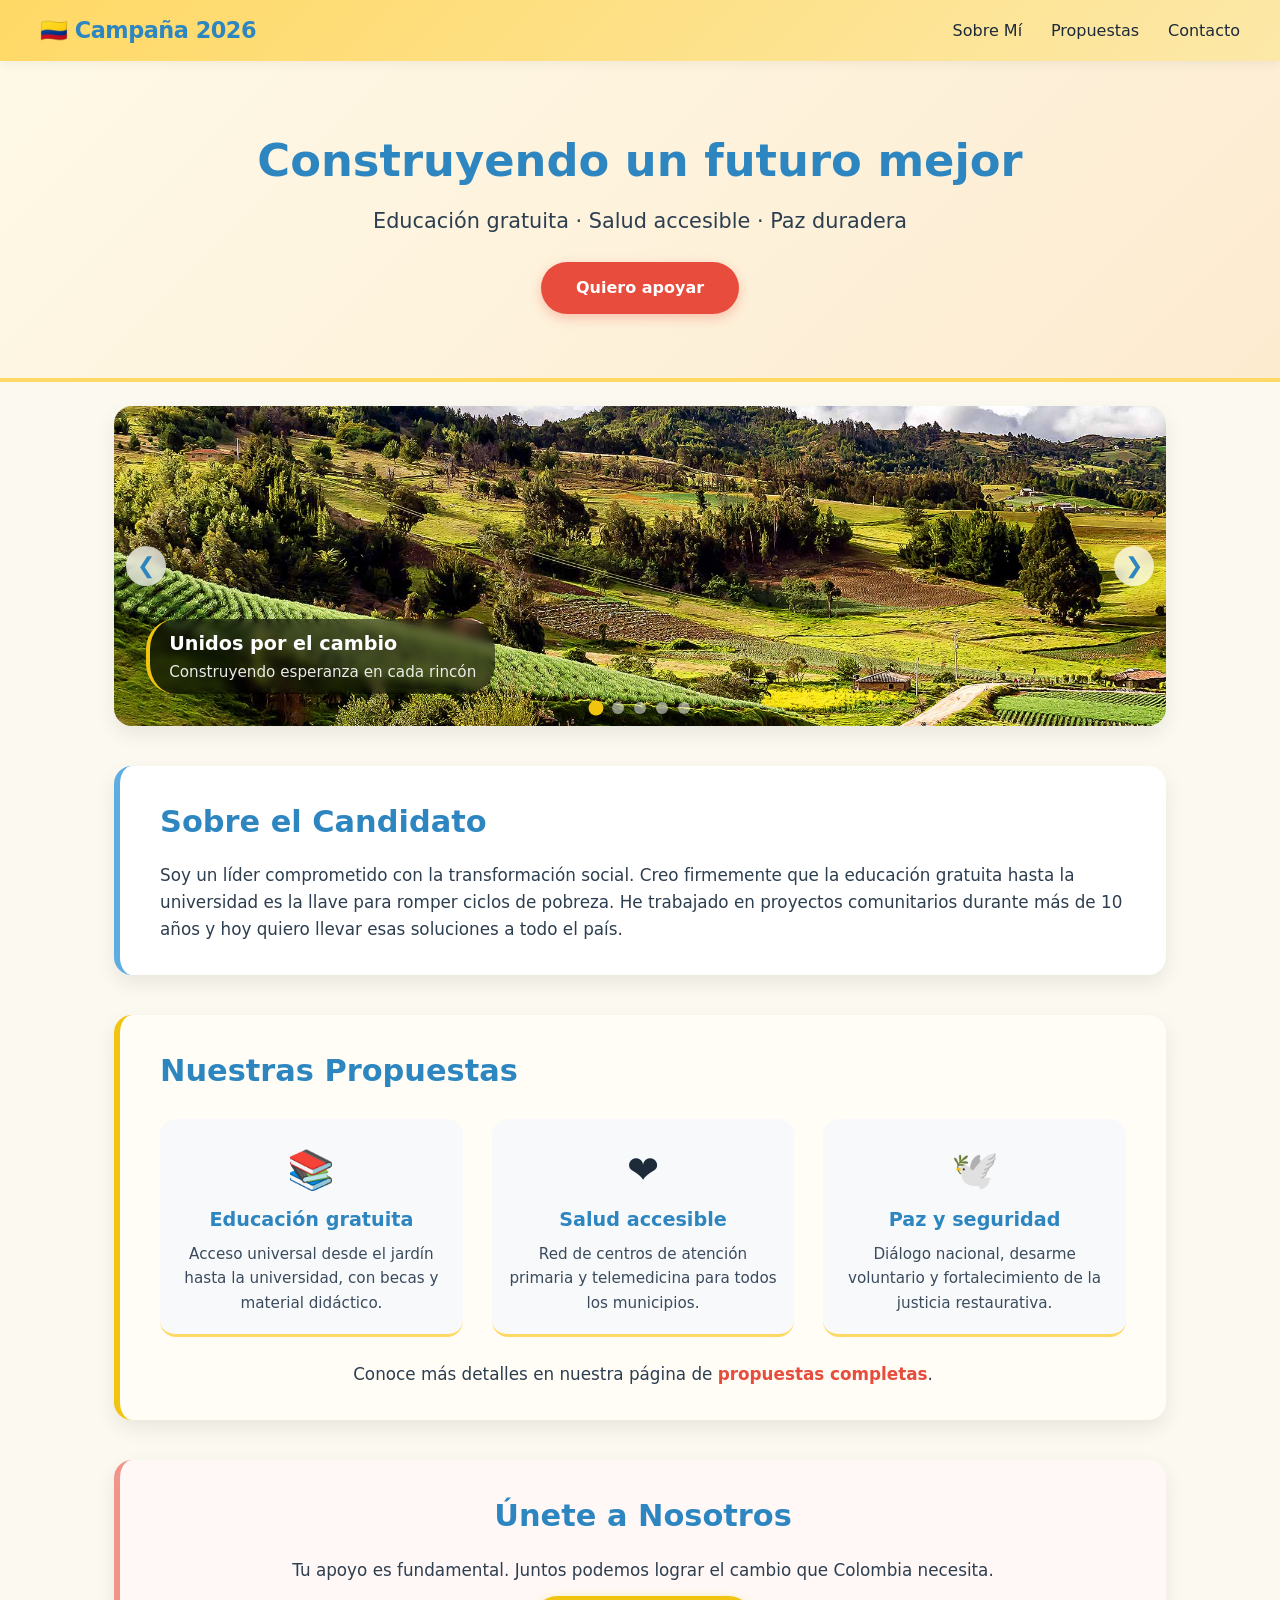
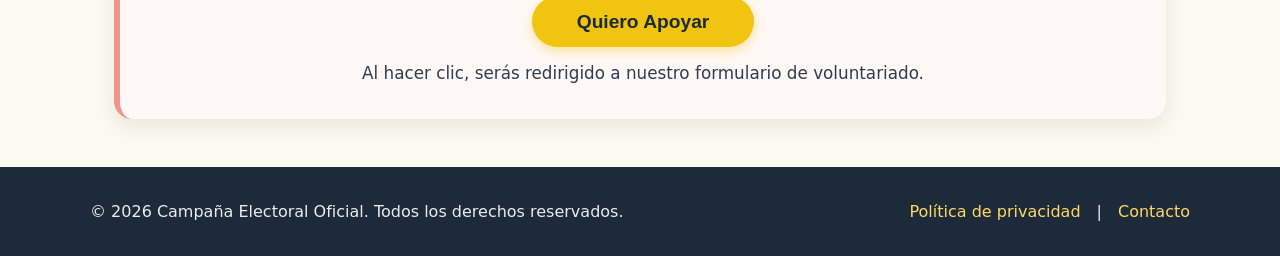
<file: index.html>
<!DOCTYPE html>
<html lang="es">

<head>
    <meta charset="UTF-8" />
    <meta name="viewport" content="width=device-width, initial-scale=1.0" />
    <title>Landing Page - Campaña Política</title>

    <link rel="stylesheet" href="./estilos/style.css" />
</head>

<body>

    <nav class="navbar">
        <div class="nav-container">
            <a href="#" class="nav-logo">🇨🇴 Campaña 2026</a>
            <ul class="nav-menu">
                <li><a href="sobre_mi.html">Sobre Mí</a></li>
                <li><a href="propuestas.html">Propuestas</a></li>
                <li><a href="#interaccion">Contacto</a></li>
            </ul>
        </div>
    </nav>


    <header class="hero">
        <div class="hero-content">
            <h1>Construyendo un futuro mejor</h1>
            <p>Educación gratuita · Salud accesible · Paz duradera</p>
            <a href="#interaccion" class="btn-hero">Quiero apoyar</a>
        </div>
    </header>


    <section class="carrusel-section">
        <div class="carrusel-container">
            <div class="carrusel-slides" id="carruselSlides">

                <div class="slide active">
                    <img src="img/1.jpg" alt="Imagen 1" />
                    <div class="slide-texto">
                        <h3>Unidos por el cambio</h3>
                        <p>Construyendo esperanza en cada rincón</p>
                    </div>
                </div>
                <div class="slide">
                    <img src="img/2.jpg" alt="Imagen 2" />
                    <div class="slide-texto">
                        <h3>Educación para todos</h3>
                        <p>El futuro comienza en las aulas</p>
                    </div>
                </div>
                <div class="slide">
                    <img src="img/3.jpg" alt="Imagen 3" />
                    <div class="slide-texto">
                        <h3>Paz y reconciliación</h3>
                        <p>Un país en armonía es posible</p>
                    </div>
                </div>
                <div class="slide">
                    <img src="img/4.jpg" alt="Imagen 4" />
                    <div class="slide-texto">
                        <h3>Salud y bienestar</h3>
                        <p>Una vida plena para todos</p>
                    </div>
                </div>
                <div class="slide">
                    <img src="img/5.jpg" alt="Imagen 5" />
                    <div class="slide-texto">
                        <h3>Infraestructura y desarrollo</h3>
                        <p>Construyendo un país más fuerte</p>
                    </div>
                </div>
            </div>


            <button class="carrusel-btn prev" id="prevBtn">❮</button>
            <button class="carrusel-btn next" id="nextBtn">❯</button>


            <div class="carrusel-puntos" id="carruselPuntos">
                <span class="punto active" data-index="0"></span>
                <span class="punto" data-index="1"></span>
                <span class="punto" data-index="2"></span>
                <span class="punto" data-index="3"></span>
                <span class="punto" data-index="4"></span>
            </div>
        </div>
    </section>


    <main>

        <section id="sobre-mi" class="card-section">
            <div class="card">
                <h2>Sobre el Candidato</h2>
                <p>
                    Soy un líder comprometido con la transformación social.
                    Creo firmemente que la educación gratuita hasta la universidad
                    es la llave para romper ciclos de pobreza. He trabajado en
                    proyectos comunitarios durante más de 10 años y hoy quiero
                    llevar esas soluciones a todo el país.
                </p>
            </div>
        </section>

        <section id="propuestas" class="card-section">
            <div class="card card-highlight">
                <h2>Nuestras Propuestas</h2>
                <div class="propuestas-grid">
                    <div class="propuesta-item">
                        <span class="icon">📚</span>
                        <h3>Educación gratuita</h3>
                        <p>Acceso universal desde el jardín hasta la universidad, con becas y material didáctico.</p>
                    </div>
                    <div class="propuesta-item">
                        <span class="icon">❤️</span>
                        <h3>Salud accesible</h3>
                        <p>Red de centros de atención primaria y telemedicina para todos los municipios.</p>
                    </div>
                    <div class="propuesta-item">
                        <span class="icon">🕊️</span>
                        <h3>Paz y seguridad</h3>
                        <p>Diálogo nacional, desarme voluntario y fortalecimiento de la justicia restaurativa.</p>
                    </div>
                </div>
                <p class="propuestas-footer">
                    Conoce más detalles en nuestra página de <a href="propuestas.html">propuestas completas</a>.
                </p>
            </div>
        </section>

        <section id="interaccion" class="card-section">
            <div class="card card-join">
                <h2>Únete a Nosotros</h2>
                <p>Tu apoyo es fundamental. Juntos podemos lograr el cambio que Colombia necesita.</p>
                <button id="btn-unirse" class="btn-primary">Quiero Apoyar</button>
                <p class="small-note">Al hacer clic, serás redirigido a nuestro formulario de voluntariado.</p>
            </div>
        </section>
    </main>


    <footer class="footer">
        <div class="footer-container">
            <p>&copy; 2026 Campaña Electoral Oficial. Todos los derechos reservados.</p>
            <p class="footer-links">
                <a href="#">Política de privacidad</a> |
                <a href="https://github.com/ydiazagudelo-ops/landing-campana-remota">Contacto</a>
            </p>
        </div>
    </footer>


    <script src="./script/script.js"></script>
</body>

</html>
</file>
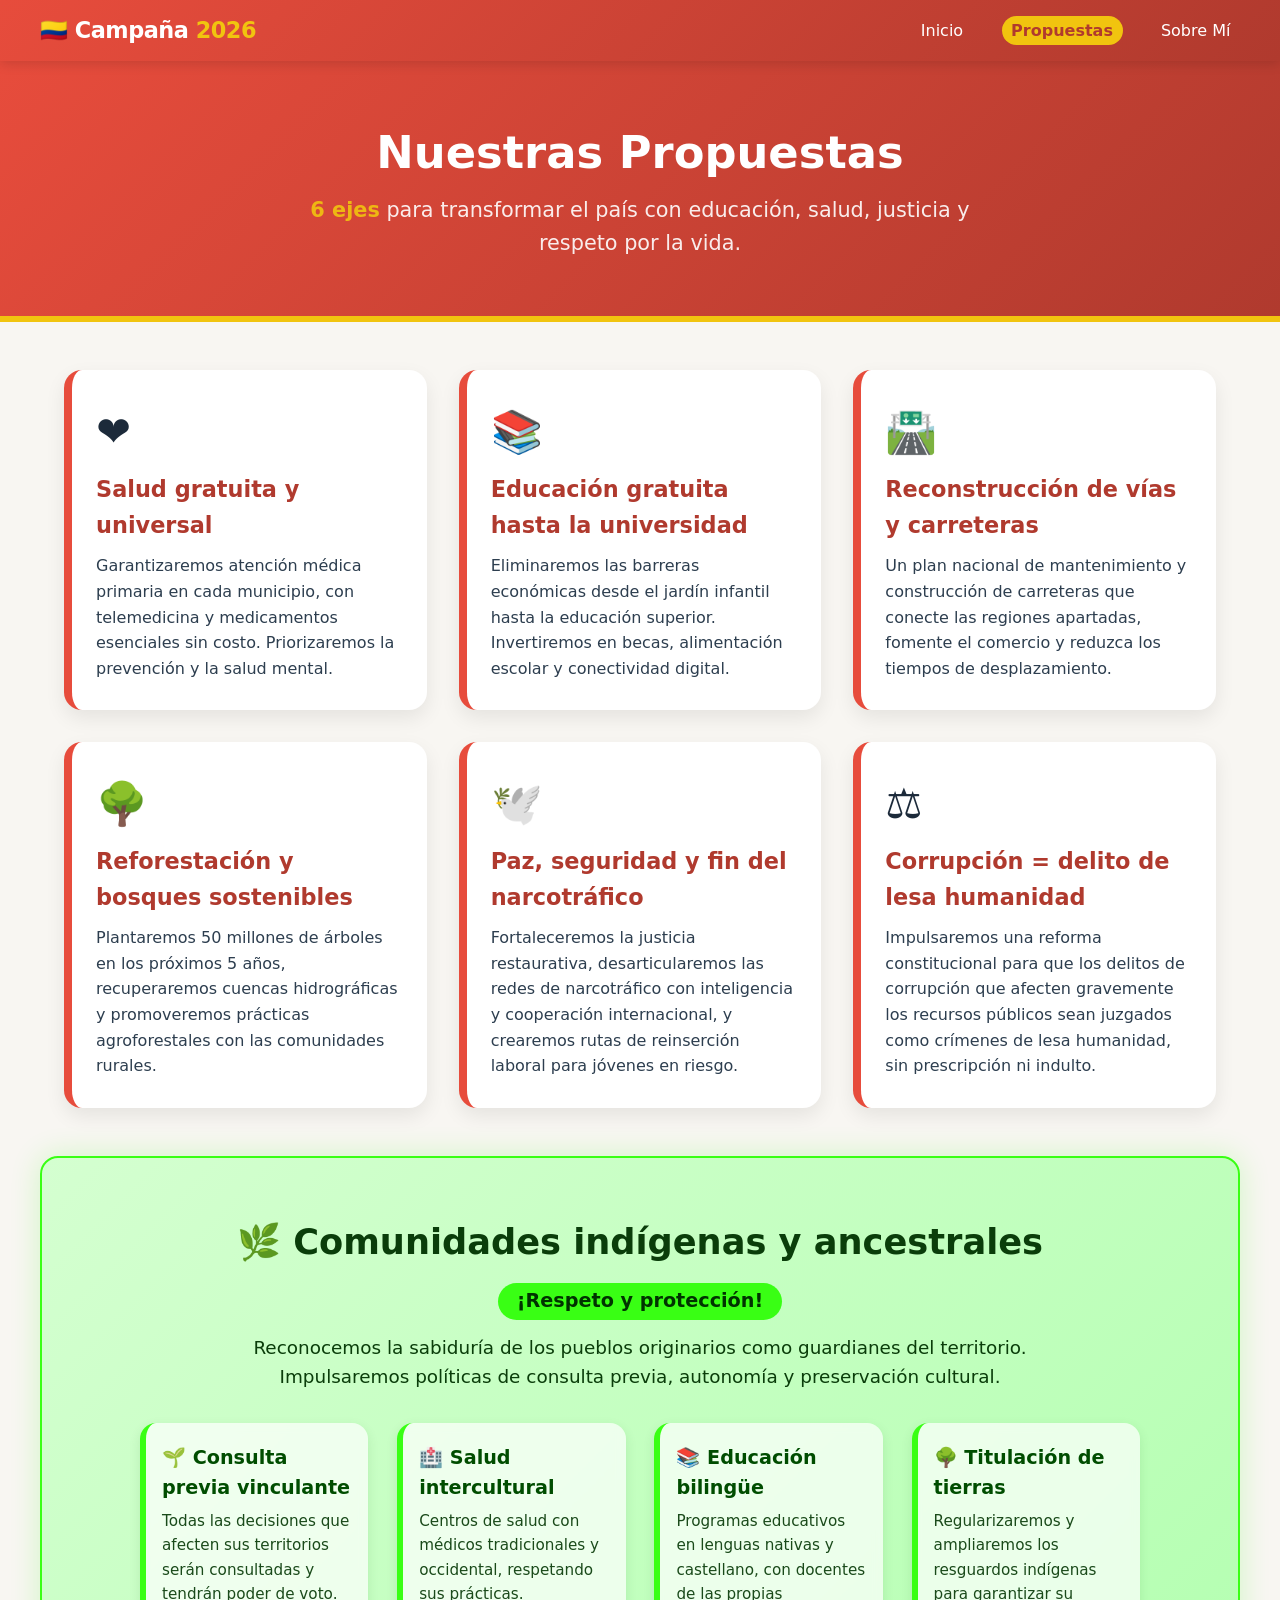
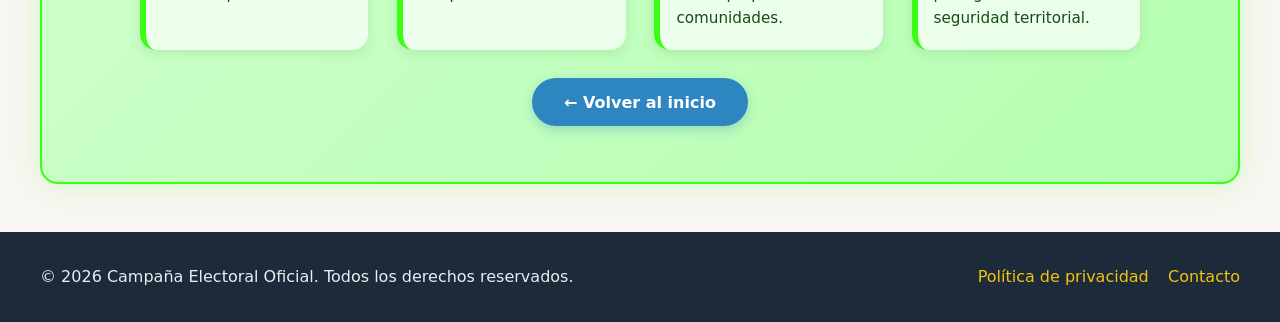
<file: propuestas.html>
<!DOCTYPE html>
<html lang="en">

<head>
    <meta charset="UTF-8">
    <meta name="viewport" content="width=device-width, initial-scale=1.0">
    <link rel="stylesheet" href="estilos/estilos_propuestas.css">
    <title>Propuestas</title>
</head>

<body>
    <nav class="navbar">
        <div class="nav-container">
            <a href="index.html" class="nav-logo">🇨🇴 Campaña <span>2026</span></a>
            <ul class="nav-menu">
                <li><a href="index.html">Inicio</a></li>
                <li><a href="#propuestas" class="active">Propuestas</a></li>
                <li><a href="sobre_mi.html">Sobre Mí</a></li>
            </ul>
        </div>
    </nav>

    
    <header class="hero-propuestas">
        <h1>Nuestras Propuestas</h1>
        <p>
            <span class="destacado">6 ejes</span> para transformar el país con
            educación, salud, justicia y respeto por la vida.
        </p>
    </header>

    
    <section id="propuestas" class="propuestas-section">
        <div class="propuestas-grid">

            
            <div class="propuesta-card">
                <div class="icono">❤️</div>
                <h3>Salud gratuita y universal</h3>
                <p>
                    Garantizaremos atención médica primaria en cada municipio,
                    con telemedicina y medicamentos esenciales sin costo.
                    Priorizaremos la prevención y la salud mental.
                </p>
            </div>

            
            <div class="propuesta-card">
                <div class="icono">📚</div>
                <h3>Educación gratuita hasta la universidad</h3>
                <p>
                    Eliminaremos las barreras económicas desde el jardín infantil
                    hasta la educación superior. Invertiremos en becas,
                    alimentación escolar y conectividad digital.
                </p>
            </div>

            
            <div class="propuesta-card">
                <div class="icono">🛣️</div>
                <h3>Reconstrucción de vías y carreteras</h3>
                <p>
                    Un plan nacional de mantenimiento y construcción de carreteras
                    que conecte las regiones apartadas, fomente el comercio y
                    reduzca los tiempos de desplazamiento.
                </p>
            </div>

            
            <div class="propuesta-card">
                <div class="icono">🌳</div>
                <h3>Reforestación y bosques sostenibles</h3>
                <p>
                    Plantaremos 50 millones de árboles en los próximos 5 años,
                    recuperaremos cuencas hidrográficas y promoveremos prácticas
                    agroforestales con las comunidades rurales.
                </p>
            </div>

            
            <div class="propuesta-card">
                <div class="icono">🕊️</div>
                <h3>Paz, seguridad y fin del narcotráfico</h3>
                <p>
                    Fortaleceremos la justicia restaurativa, desarticularemos las
                    redes de narcotráfico con inteligencia y cooperación internacional,
                    y crearemos rutas de reinserción laboral para jóvenes en riesgo.
                </p>
            </div>

            
            <div class="propuesta-card">
                <div class="icono">⚖️</div>
                <h3>Corrupción = delito de lesa humanidad</h3>
                <p>
                    Impulsaremos una reforma constitucional para que los delitos
                    de corrupción que afecten gravemente los recursos públicos
                    sean juzgados como crímenes de lesa humanidad, sin prescripción
                    ni indulto.
                </p>
            </div>

        </div>
    </section>

    
    <section class="indigena-section" id="indigenas">
        <div class="indigena-container">
            <h2>
                🌿 Comunidades indígenas y ancestrales
                <span>¡Respeto y protección!</span>
            </h2>
            <p>
                Reconocemos la sabiduría de los pueblos originarios como guardianes
                del territorio. Impulsaremos políticas de consulta previa,
                autonomía y preservación cultural.
            </p>

            <div class="indigena-grid">
                <div class="indigena-item">
                    <h4>🌱 Consulta previa vinculante</h4>
                    <p>Todas las decisiones que afecten sus territorios serán consultadas y tendrán poder de voto.</p>
                </div>
                <div class="indigena-item">
                    <h4>🏥 Salud intercultural</h4>
                    <p>Centros de salud con médicos tradicionales y occidental, respetando sus prácticas.</p>
                </div>
                <div class="indigena-item">
                    <h4>📚 Educación bilingüe</h4>
                    <p>Programas educativos en lenguas nativas y castellano, con docentes de las propias comunidades.
                    </p>
                </div>
                <div class="indigena-item">
                    <h4>🌳 Titulación de tierras</h4>
                    <p>Regularizaremos y ampliaremos los resguardos indígenas para garantizar su seguridad territorial.
                    </p>
                </div>
            </div>

            <a href="index.html" class="volver-btn">← Volver al inicio</a>
        </div>
    </section>

    
    <footer class="footer">
        <div class="footer-container">
            <p>&copy; 2026 Campaña Electoral Oficial. Todos los derechos reservados.</p>
            <div class="footer-links">
                <a href="#">Política de privacidad</a>
                <a href="https://github.com/ydiazagudelo-ops/landing-campana-remota">Contacto</a>
            </div>
        </div>
    </footer>
</body>

</html>
</file>
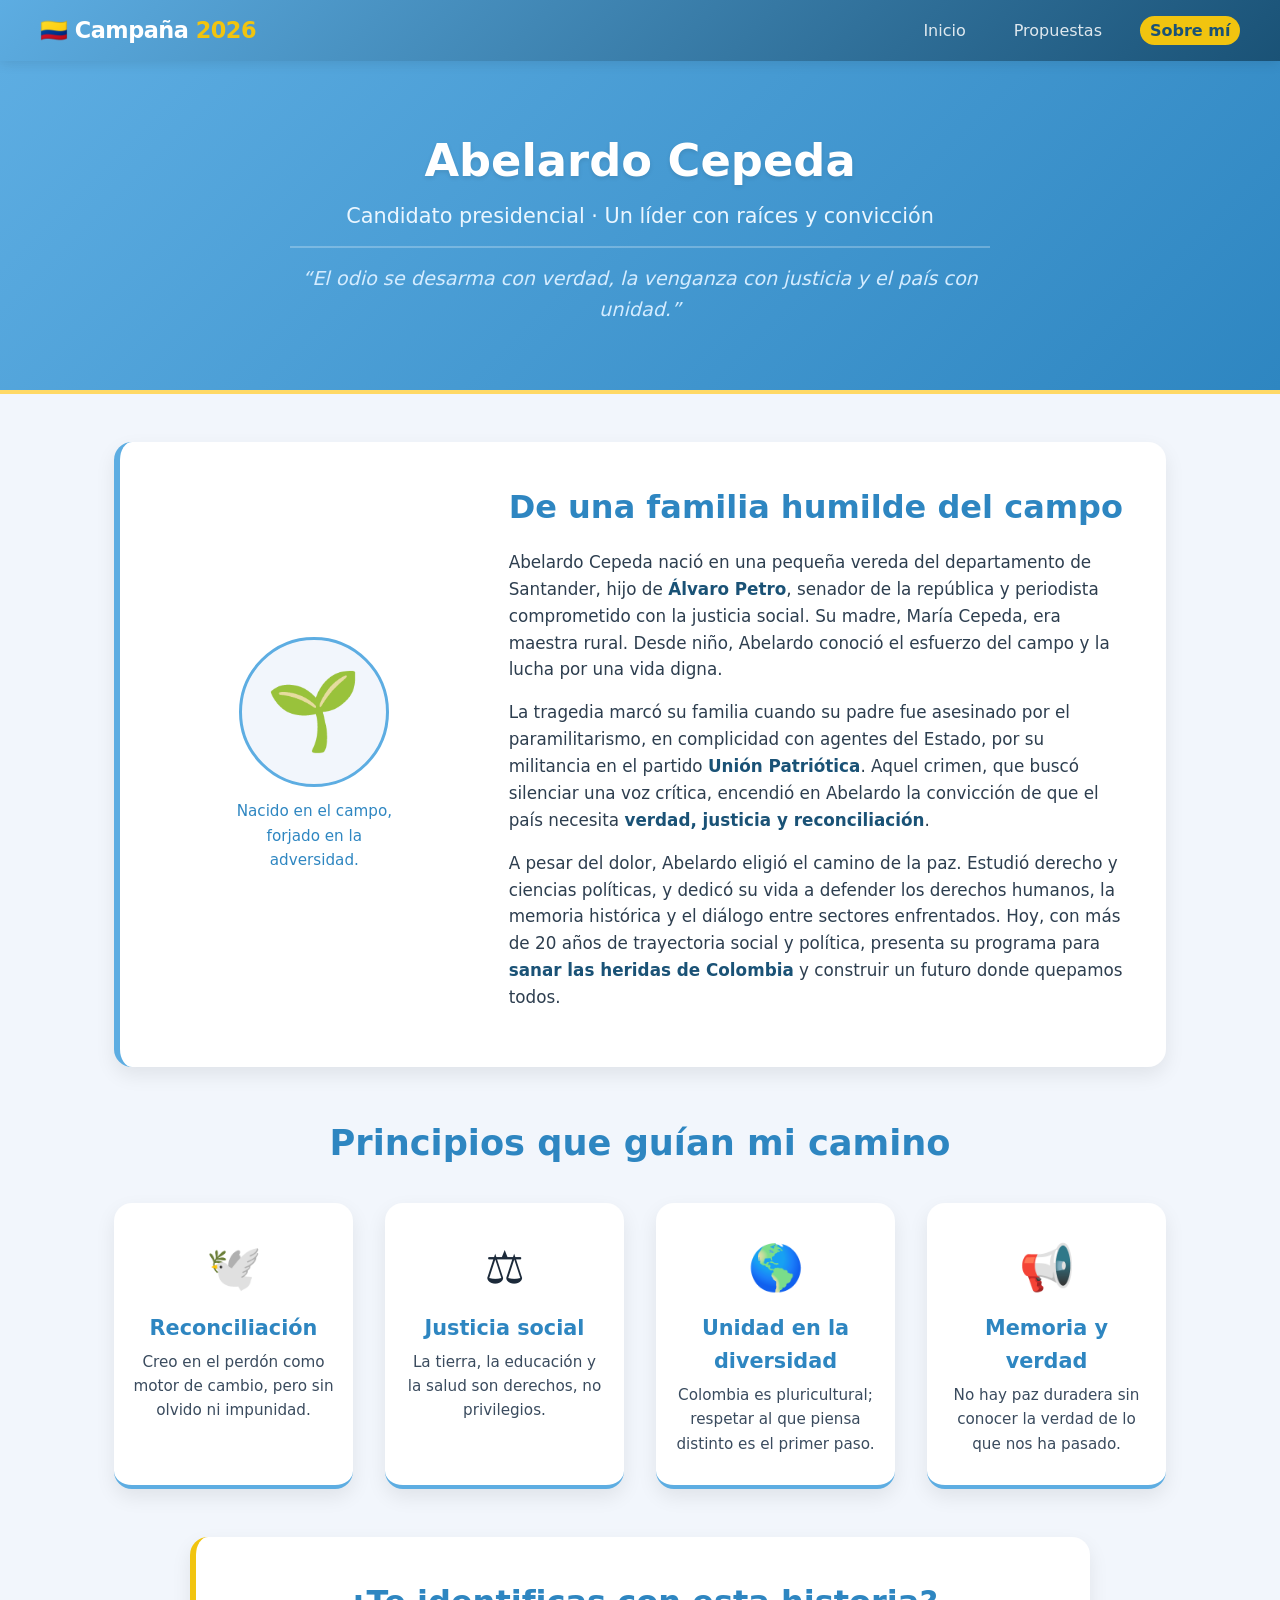
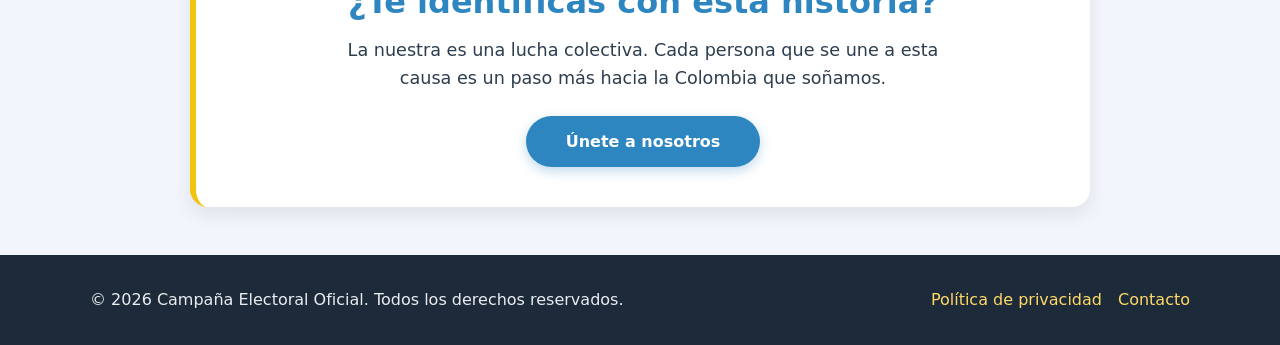
<file: sobre_mi.html>
<!DOCTYPE html>
<html lang="es">
<head>
    <meta charset="UTF-8" />
    <meta name="viewport" content="width=device-width, initial-scale=1.0" />
    <title>Sobre mí - Abelardo Cepeda</title>
    
    <link rel="stylesheet" href="estilos/estilos_sobre_mi.css" />
</head>
<body>

    
    <nav class="navbar">
        <div class="nav-container">
            <a href="index.html" class="nav-logo">🇨🇴 Campaña <span>2026</span></a>
            <ul class="nav-menu">
                <li><a href="index.html">Inicio</a></li>
                <li><a href="propuestas.html">Propuestas</a></li>
                <li><a href="sobre-mi.html" class="active">Sobre mí</a></li>
            </ul>
        </div>
    </nav>

    
    <header class="hero-sobremi">
        <div class="hero-content">
            <h1>Abelardo Cepeda</h1>
            <p class="subtitulo">Candidato presidencial · Un líder con raíces y convicción</p>
            <p class="frase">“El odio se desarma con verdad, la venganza con justicia y el país con unidad.”</p>
        </div>
    </header>

    
    <section class="biografia">
        <div class="container">
            <div class="biografia-grid">
                <!-- Columna izquierda: imagen simbólica -->
                <div class="biografia-imagen">
                    <div class="simbolo-azul">
                        <span>🌱</span>
                    </div>
                    <p class="epigrafe">Nacido en el campo, forjado en la adversidad.</p>
                </div>

                
                <div class="biografia-texto">
                    <h2>De una familia humilde del campo</h2>
                    <p>
                        Abelardo Cepeda nació en una pequeña vereda del departamento de Santander, 
                        hijo de <strong>Álvaro Petro</strong>, senador de la república y periodista 
                        comprometido con la justicia social. Su madre, María Cepeda, era maestra rural. 
                        Desde niño, Abelardo conoció el esfuerzo del campo y la lucha por una vida digna.
                    </p>
                    <p>
                        La tragedia marcó su familia cuando su padre fue asesinado por el paramilitarismo, 
                        en complicidad con agentes del Estado, por su militancia en el partido 
                        <strong>Unión Patriótica</strong>. Aquel crimen, que buscó silenciar una voz 
                        crítica, encendió en Abelardo la convicción de que el país necesita 
                        <strong>verdad, justicia y reconciliación</strong>.
                    </p>
                    <p>
                        A pesar del dolor, Abelardo eligió el camino de la paz. Estudió derecho y 
                        ciencias políticas, y dedicó su vida a defender los derechos humanos, la 
                        memoria histórica y el diálogo entre sectores enfrentados. Hoy, con más de 
                        20 años de trayectoria social y política, presenta su programa para 
                        <strong>sanar las heridas de Colombia</strong> y construir un futuro donde 
                        quepamos todos.
                    </p>
                </div>
            </div>
        </div>
    </section>

    
    <section class="valores">
        <div class="container">
            <h2>Principios que guían mi camino</h2>
            <div class="valores-grid">
                <div class="valor-item">
                    <div class="icono">🕊️</div>
                    <h3>Reconciliación</h3>
                    <p>Creo en el perdón como motor de cambio, pero sin olvido ni impunidad.</p>
                </div>
                <div class="valor-item">
                    <div class="icono">⚖️</div>
                    <h3>Justicia social</h3>
                    <p>La tierra, la educación y la salud son derechos, no privilegios.</p>
                </div>
                <div class="valor-item">
                    <div class="icono">🌎</div>
                    <h3>Unidad en la diversidad</h3>
                    <p>Colombia es pluricultural; respetar al que piensa distinto es el primer paso.</p>
                </div>
                <div class="valor-item">
                    <div class="icono">📢</div>
                    <h3>Memoria y verdad</h3>
                    <p>No hay paz duradera sin conocer la verdad de lo que nos ha pasado.</p>
                </div>
            </div>
        </div>
    </section>

    
    <section class="llamada">
        <div class="container">
            <h2>¿Te identificas con esta historia?</h2>
            <p>
                La nuestra es una lucha colectiva. Cada persona que se une a esta causa 
                es un paso más hacia la Colombia que soñamos.
            </p>
            <a href="index.html#interaccion" class="btn-azul">Únete a nosotros</a>
        </div>
    </section>

    
    <footer class="footer">
        <div class="footer-container">
            <p>&copy; 2026 Campaña Electoral Oficial. Todos los derechos reservados.</p>
            <div class="footer-links">
                <a href="#">Política de privacidad</a>
                <a href="#">Contacto</a>
            </div>
        </div>
    </footer>

</body>
</html>
</file>
<file: estilos/style.css>
/* ===== RESET Y VARIABLES ===== */
* {
    margin: 0;
    padding: 0;
    box-sizing: border-box;
}

:root {
    --color-amarillo: #FFD966;
    --color-amarillo-fuerte: #F1C40F;
    --color-azul: #5DADE2;
    --color-azul-fuerte: #2E86C1;
    --color-rojo: #F1948A;
    --color-rojo-fuerte: #E74C3C;
    --color-bg: #fcf9f0;
    --color-texto: #1c2a3a;
    --sombra: 0 8px 20px rgba(0, 0, 0, 0.08);
    --radio: 18px;
}

body {
    font-family: 'Segoe UI', Roboto, system-ui, -apple-system, sans-serif;
    background-color: var(--color-bg);
    color: var(--color-texto);
    line-height: 1.6;
}

/* ===== NAVBAR ===== */
.navbar {
    background: linear-gradient(135deg, var(--color-amarillo), #fce8a8);
    padding: 0.8rem 2rem;
    box-shadow: 0 2px 12px rgba(0,0,0,0.06);
    position: sticky;
    top: 0;
    z-index: 10;
}

.nav-container {
    max-width: 1200px;
    margin: 0 auto;
    display: flex;
    justify-content: space-between;
    align-items: center;
    flex-wrap: wrap;
}

.nav-logo {
    font-weight: 700;
    font-size: 1.4rem;
    color: var(--color-azul-fuerte);
    text-decoration: none;
    letter-spacing: -0.5px;
}

.nav-menu {
    display: flex;
    gap: 1.8rem;
    list-style: none;
}

.nav-menu a {
    text-decoration: none;
    color: var(--color-texto);
    font-weight: 500;
    transition: color 0.2s;
}

.nav-menu a:hover {
    color: var(--color-rojo-fuerte);
}

/* ===== HERO ===== */
.hero {
    background: linear-gradient(135deg, #fef9e7, #fdebd0);
    padding: 4rem 2rem;
    text-align: center;
    border-bottom: 4px solid var(--color-amarillo);
}

.hero-content h1 {
    font-size: 2.8rem;
    font-weight: 800;
    color: var(--color-azul-fuerte);
    margin-bottom: 0.5rem;
}

.hero-content p {
    font-size: 1.3rem;
    color: #2c3e50;
    margin-bottom: 1.5rem;
}

.btn-hero {
    display: inline-block;
    background: var(--color-rojo-fuerte);
    color: #fff;
    padding: 0.8rem 2.2rem;
    border-radius: 60px;
    text-decoration: none;
    font-weight: 600;
    box-shadow: 0 4px 12px rgba(231, 76, 60, 0.3);
    transition: transform 0.15s, box-shadow 0.15s;
}

.btn-hero:hover {
    transform: scale(1.03);
    box-shadow: 0 6px 18px rgba(231, 76, 60, 0.4);
}

/* ===== CARDS ===== */
.card-section {
    max-width: 1100px;
    margin: 2.5rem auto;
    padding: 0 1.5rem;
}

.card {
    background: #ffffff;
    border-radius: var(--radio);
    padding: 2rem 2.5rem;
    box-shadow: var(--sombra);
    border-left: 6px solid var(--color-azul);
    transition: box-shadow 0.2s;
}

.card:hover {
    box-shadow: 0 12px 28px rgba(0, 0, 0, 0.10);
}

.card-highlight {
    border-left-color: var(--color-amarillo-fuerte);
    background: #fffdf6;
}

.card-join {
    border-left-color: var(--color-rojo);
    background: #fff8f6;
    text-align: center;
}

.card h2 {
    font-size: 1.9rem;
    margin-bottom: 1rem;
    color: var(--color-azul-fuerte);
}

.card p {
    font-size: 1.05rem;
    color: #2d3e4f;
}

/* ===== PROPUESTAS GRID ===== */
.propuestas-grid {
    display: grid;
    grid-template-columns: repeat(auto-fit, minmax(200px, 1fr));
    gap: 1.8rem;
    margin: 1.5rem 0;
}

.propuesta-item {
    background: #f8f9fa;
    border-radius: 16px;
    padding: 1.2rem 1rem;
    text-align: center;
    transition: background 0.2s;
    border-bottom: 3px solid var(--color-amarillo);
}

.propuesta-item:hover {
    background: #f0f3f5;
}

.propuesta-item .icon {
    font-size: 2.4rem;
    display: block;
    margin-bottom: 0.3rem;
}

.propuesta-item h3 {
    font-size: 1.2rem;
    color: var(--color-azul-fuerte);
    margin-bottom: 0.4rem;
}

.propuesta-item p {
    font-size: 0.95rem;
    color: #3a4b5e;
}

.propuestas-footer {
    margin-top: 1rem;
    font-size: 1rem;
    text-align: center;
}

.propuestas-footer a {
    color: var(--color-rojo-fuerte);
    font-weight: 600;
    text-decoration: none;
}

.propuestas-footer a:hover {
    text-decoration: underline;
}

/* ===== BOTÓN UNIRSE ===== */
.btn-primary {
    background: var(--color-amarillo-fuerte);
    border: none;
    color: #1c2a3a;
    font-weight: 700;
    font-size: 1.2rem;
    padding: 0.9rem 2.8rem;
    border-radius: 60px;
    cursor: pointer;
    box-shadow: 0 4px 12px rgba(241, 196, 15, 0.4);
    transition: transform 0.15s, box-shadow 0.15s;
    margin-top: 0.8rem;
}

.btn-primary:hover {
    transform: scale(1.04);
    box-shadow: 0 6px 20px rgba(241, 196, 15, 0.6);
}

.small-note {
    font-size: 0.85rem;
    color: #7f8c8d;
    margin-top: 0.8rem;
}

/* ===== FOOTER ===== */
.footer {
    background: #1c2a3a;
    color: #eaecef;
    padding: 2rem 1.5rem;
    margin-top: 3rem;
}

.footer-container {
    max-width: 1100px;
    margin: 0 auto;
    display: flex;
    justify-content: space-between;
    align-items: center;
    flex-wrap: wrap;
    gap: 0.8rem;
}

.footer a {
    color: var(--color-amarillo);
    text-decoration: none;
    transition: color 0.2s;
}

.footer a:hover {
    color: #ffffff;
}

.footer-links {
    display: flex;
    gap: 1rem;
}

/* ===== RESPONSIVE ===== */
@media (max-width: 700px) {
    .nav-container {
        flex-direction: column;
        gap: 0.5rem;
    }
    .nav-menu {
        gap: 1.2rem;
        flex-wrap: wrap;
        justify-content: center;
    }
    .hero-content h1 {
        font-size: 2rem;
    }
    .card {
        padding: 1.5rem;
    }
    .propuestas-grid {
        grid-template-columns: 1fr;
    }
    .footer-container {
        flex-direction: column;
        text-align: center;
    }
}


/* ===== CARRUSEL ===== */
.carrusel-section {
    max-width: 1100px;
    margin: 1.5rem auto;
    padding: 0 1.5rem;
}

.carrusel-container {
    position: relative;
    width: 100%;
    border-radius: var(--radio);
    overflow: hidden;
    box-shadow: var(--sombra);
    background: #fff;
}

.carrusel-slides {
    display: flex;
    transition: transform 0.5s ease-in-out;
    height: 320px; /* Altura fija, puedes ajustarla */
}

.slide {
    min-width: 100%;
    height: 100%;
    position: relative;
    display: flex;
    align-items: center;
    justify-content: center;
}

.slide img {
    width: 100%;
    height: 100%;
    object-fit: cover; /* Recorta la imagen para llenar sin deformar */
    display: block;
}

.slide-texto {
    position: absolute;
    bottom: 2rem;
    left: 2rem;
    background: rgba(0, 0, 0, 0.5);
    backdrop-filter: blur(4px);
    color: #fff;
    padding: 0.6rem 1.2rem;
    border-radius: 30px;
    border-left: 4px solid var(--color-amarillo-fuerte);
}

.slide-texto h3 {
    font-size: 1.2rem;
    margin: 0;
}

.slide-texto p {
    font-size: 0.95rem;
    margin: 0;
    opacity: 0.9;
}

/* ===== BOTONES (flechas) ===== */
.carrusel-btn {
    position: absolute;
    top: 50%;
    transform: translateY(-50%);
    background: rgba(255, 255, 255, 0.7);
    backdrop-filter: blur(4px);
    border: none;
    width: 40px;
    height: 40px;
    border-radius: 50%;
    font-size: 1.4rem;
    cursor: pointer;
    color: var(--color-azul-fuerte);
    transition: all 0.2s;
    box-shadow: 0 2px 8px rgba(0,0,0,0.1);
    display: flex;
    align-items: center;
    justify-content: center;
    z-index: 5;
}

.carrusel-btn:hover {
    background: rgba(255, 255, 255, 0.95);
    box-shadow: 0 4px 12px rgba(0,0,0,0.2);
    color: var(--color-rojo-fuerte);
}

.prev {
    left: 12px;
}

.next {
    right: 12px;
}

/* ===== PUNTOS ===== */
.carrusel-puntos {
    position: absolute;
    bottom: 12px;
    left: 50%;
    transform: translateX(-50%);
    display: flex;
    gap: 10px;
    z-index: 5;
}

.punto {
    width: 12px;
    height: 12px;
    border-radius: 50%;
    background: rgba(255, 255, 255, 0.5);
    cursor: pointer;
    transition: background 0.3s, transform 0.2s;
    box-shadow: 0 0 4px rgba(0,0,0,0.2);
}

.punto.active {
    background: var(--color-amarillo-fuerte);
    transform: scale(1.25);
}

.punto:hover {
    background: var(--color-amarillo);
}

/* ===== RESPONSIVE CARRUSEL ===== */
@media (max-width: 700px) {
    .carrusel-slides {
        height: 220px;
    }
    .slide-texto {
        bottom: 1rem;
        left: 1rem;
        padding: 0.4rem 1rem;
    }
    .slide-texto h3 {
        font-size: 1rem;
    }
    .slide-texto p {
        font-size: 0.8rem;
    }
    .carrusel-btn {
        width: 32px;
        height: 32px;
        font-size: 1rem;
    }
    .prev {
        left: 6px;
    }
    .next {
        right: 6px;
    }
    .punto {
        width: 10px;
        height: 10px;
    }
}
</file>
<file: estilos/estilos_propuestas.css>
* {
     margin: 0;
     padding: 0;
     box-sizing: border-box;
 }

 :root {
     --rojo: #E74C3C;
     --rojo-suave: #F1948A;
     --rojo-oscuro: #B03A2E;
     --amarillo: #F1C40F;
     --amarillo-suave: #F9E79F;
     --azul: #2E86C1;
     --azul-suave: #85C1E9;
     --verde-neon: #39FF14;
     --verde-neon-suave: #B3FFB0;
     --blanco: #FFFFFF;
     --gris-claro: #f8f6f2;
     --texto: #1c2a3a;
     --sombra: 0 8px 20px rgba(0, 0, 0, 0.08);
     --radio: 18px;
 }

 body {
     font-family: 'Segoe UI', Roboto, system-ui, sans-serif;
     background-color: var(--gris-claro);
     color: var(--texto);
     line-height: 1.6;
 }

 /* ===== NAVBAR ===== */
 .navbar {
     background: linear-gradient(135deg, var(--rojo), var(--rojo-oscuro));
     padding: 0.8rem 2rem;
     box-shadow: 0 2px 12px rgba(0, 0, 0, 0.15);
     position: sticky;
     top: 0;
     z-index: 10;
 }

 .nav-container {
     max-width: 1200px;
     margin: 0 auto;
     display: flex;
     justify-content: space-between;
     align-items: center;
     flex-wrap: wrap;
 }

 .nav-logo {
     font-weight: 700;
     font-size: 1.4rem;
     color: var(--blanco);
     text-decoration: none;
     letter-spacing: -0.5px;
 }

 .nav-logo span {
     color: var(--amarillo);
 }

 .nav-menu {
     display: flex;
     gap: 1.8rem;
     list-style: none;
 }

 .nav-menu a {
     text-decoration: none;
     color: var(--blanco);
     font-weight: 500;
     padding: 0.3rem 0.6rem;
     border-radius: 30px;
     transition: background 0.2s, color 0.2s;
 }

 .nav-menu a:hover {
     background: rgba(255, 255, 255, 0.2);
 }

 .nav-menu a.active {
     background: var(--amarillo);
     color: var(--rojo-oscuro);
     font-weight: 600;
 }

 /* ===== HERO (ENCABEZADO) ===== */
 .hero-propuestas {
     background: linear-gradient(135deg, var(--rojo), var(--rojo-oscuro));
     color: var(--blanco);
     padding: 3.5rem 2rem;
     text-align: center;
     border-bottom: 6px solid var(--amarillo);
 }

 .hero-propuestas h1 {
     font-size: 2.8rem;
     font-weight: 800;
     margin-bottom: 0.3rem;
 }

 .hero-propuestas p {
     font-size: 1.3rem;
     opacity: 0.9;
     max-width: 700px;
     margin: 0 auto;
 }

 .hero-propuestas .destacado {
     color: var(--amarillo);
     font-weight: 600;
 }

 /* ===== SECCIÓN DE PROPUESTAS (CARDS) ===== */
 .propuestas-section {
     max-width: 1200px;
     margin: 3rem auto;
     padding: 0 1.5rem;
 }

 .propuestas-grid {
     display: grid;
     grid-template-columns: repeat(auto-fit, minmax(280px, 1fr));
     gap: 2rem;
 }

 .propuesta-card {
     background: var(--blanco);
     border-radius: var(--radio);
     padding: 1.8rem 1.5rem;
     box-shadow: var(--sombra);
     border-left: 8px solid var(--rojo);
     transition: transform 0.2s, box-shadow 0.2s;
     display: flex;
     flex-direction: column;
 }

 .propuesta-card:hover {
     transform: translateY(-6px);
     box-shadow: 0 14px 28px rgba(0, 0, 0, 0.12);
 }

 .propuesta-card .icono {
     font-size: 2.6rem;
     margin-bottom: 0.4rem;
 }

 .propuesta-card h3 {
     font-size: 1.4rem;
     color: var(--rojo-oscuro);
     margin-bottom: 0.6rem;
 }

 .propuesta-card p {
     color: #2d3e4f;
     font-size: 1rem;
     flex: 1;
 }

 /* ===== SECCIÓN ESPECIAL: COMUNIDADES INDÍGENAS (VERDE NEÓN) ===== */
 .indigena-section {
     background: var(--verde-neon-suave);
     background: linear-gradient(135deg, #d4ffd0, #b3ffb0);
     padding: 3.5rem 2rem;
     margin: 3rem auto;
     border-radius: var(--radio);
     max-width: 1200px;
     box-shadow: 0 0 30px rgba(57, 255, 20, 0.2);
     border: 2px solid var(--verde-neon);
 }

 .indigena-container {
     max-width: 1000px;
     margin: 0 auto;
     text-align: center;
 }

 .indigena-container h2 {
     font-size: 2.2rem;
     color: #0a3d0a;
     margin-bottom: 0.5rem;
     display: flex;
     align-items: center;
     justify-content: center;
     gap: 0.8rem;
     flex-wrap: wrap;
 }

 .indigena-container h2 span {
     background: var(--verde-neon);
     padding: 0.2rem 1.2rem;
     border-radius: 60px;
     font-size: 1.2rem;
     color: #003300;
 }

 .indigena-container p {
     font-size: 1.15rem;
     color: #0a3d0a;
     max-width: 800px;
     margin: 0.8rem auto;
 }

 .indigena-grid {
     display: grid;
     grid-template-columns: repeat(auto-fit, minmax(220px, 1fr));
     gap: 1.8rem;
     margin-top: 2rem;
 }

 .indigena-item {
     background: rgba(255, 255, 255, 0.7);
     backdrop-filter: blur(4px);
     border-radius: 16px;
     padding: 1.2rem 1rem;
     border-left: 6px solid var(--verde-neon);
     box-shadow: 0 4px 12px rgba(0, 80, 0, 0.1);
     text-align: left;
 }

 .indigena-item h4 {
     color: #004d00;
     font-size: 1.2rem;
     margin-bottom: 0.3rem;
 }

 .indigena-item p {
     font-size: 0.95rem;
     color: #1a4a1a;
     margin: 0;
 }

 /* ===== BOTÓN DE VOLVER ===== */
 .volver-btn {
     display: inline-block;
     background: var(--azul);
     color: var(--blanco);
     padding: 0.7rem 2rem;
     border-radius: 60px;
     text-decoration: none;
     font-weight: 600;
     margin-top: 1.8rem;
     transition: background 0.2s, transform 0.15s;
     box-shadow: 0 4px 12px rgba(46, 134, 193, 0.3);
 }

 .volver-btn:hover {
     background: var(--rojo-oscuro);
     transform: scale(1.02);
 }

 /* ===== FOOTER ===== */
 .footer {
     background: #1c2a3a;
     color: #eaecef;
     padding: 2rem 1.5rem;
     margin-top: 3rem;
 }

 .footer-container {
     max-width: 1200px;
     margin: 0 auto;
     display: flex;
     justify-content: space-between;
     align-items: center;
     flex-wrap: wrap;
     gap: 0.8rem;
 }

 .footer a {
     color: var(--amarillo);
     text-decoration: none;
     transition: color 0.2s;
 }

 .footer a:hover {
     color: var(--blanco);
 }

 .footer-links {
     display: flex;
     gap: 1.2rem;
 }

 /* ===== RESPONSIVE ===== */
 @media (max-width: 700px) {
     .nav-container {
         flex-direction: column;
         gap: 0.5rem;
     }

     .nav-menu {
         gap: 1rem;
         flex-wrap: wrap;
         justify-content: center;
     }

     .hero-propuestas h1 {
         font-size: 2rem;
     }

     .propuestas-grid {
         grid-template-columns: 1fr;
     }

     .indigena-grid {
         grid-template-columns: 1fr;
     }

     .footer-container {
         flex-direction: column;
         text-align: center;
     }
 }
</file>
<file: estilos/estilos_sobre_mi.css>
/* ===== RESET Y VARIABLES ===== */
* {
    margin: 0;
    padding: 0;
    box-sizing: border-box;
}

:root {
    --color-azul: #5DADE2;
    --color-azul-fuerte: #2E86C1;
    --color-azul-oscuro: #1A5276;
    --color-amarillo: #FFD966;
    --color-amarillo-fuerte: #F1C40F;
    --color-rojo: #F1948A;
    --color-rojo-fuerte: #E74C3C;
    --color-bg: #f2f6fc;        /* Fondo azulado muy suave */
    --color-texto: #1c2a3a;
    --sombra: 0 8px 20px rgba(0, 0, 0, 0.08);
    --radio: 18px;
}

body {
    font-family: 'Segoe UI', Roboto, system-ui, -apple-system, sans-serif;
    background-color: var(--color-bg);
    color: var(--color-texto);
    line-height: 1.6;
}

/* ===== NAVBAR ===== */
.navbar {
    background: linear-gradient(135deg, var(--color-azul), var(--color-azul-oscuro));
    padding: 0.8rem 2rem;
    box-shadow: 0 2px 12px rgba(0, 0, 0, 0.10);
    position: sticky;
    top: 0;
    z-index: 10;
}

.nav-container {
    max-width: 1200px;
    margin: 0 auto;
    display: flex;
    justify-content: space-between;
    align-items: center;
    flex-wrap: wrap;
}

.nav-logo {
    font-weight: 700;
    font-size: 1.4rem;
    color: #ffffff;
    text-decoration: none;
    letter-spacing: -0.5px;
}

.nav-logo span {
    color: var(--color-amarillo-fuerte);
}

.nav-menu {
    display: flex;
    gap: 1.8rem;
    list-style: none;
}

.nav-menu a {
    text-decoration: none;
    color: rgba(255, 255, 255, 0.85);
    font-weight: 500;
    padding: 0.3rem 0.6rem;
    border-radius: 30px;
    transition: background 0.2s, color 0.2s;
}

.nav-menu a:hover {
    background: rgba(255, 255, 255, 0.15);
    color: #ffffff;
}

.nav-menu a.active {
    background: var(--color-amarillo-fuerte);
    color: var(--color-azul-oscuro);
    font-weight: 600;
}

/* ===== HERO ===== */
.hero-sobremi {
    background: linear-gradient(135deg, var(--color-azul), var(--color-azul-fuerte));
    padding: 4rem 2rem;
    text-align: center;
    border-bottom: 4px solid var(--color-amarillo);
}

.hero-content h1 {
    font-size: 2.8rem;
    font-weight: 800;
    color: #ffffff;
    margin-bottom: 0.2rem;
    text-shadow: 0 2px 4px rgba(0,0,0,0.10);
}

.subtitulo {
    font-size: 1.3rem;
    color: #eaf6ff;
    margin-bottom: 0.3rem;
}

.frase {
    font-size: 1.2rem;
    font-style: italic;
    max-width: 700px;
    margin: 0.8rem auto 0;
    color: #d4ecff;
    border-top: 2px solid rgba(255,255,255,0.25);
    padding-top: 1rem;
}

/* ===== SECCIÓN BIOGRAFÍA (CARD) ===== */
.biografia {
    max-width: 1100px;
    margin: 3rem auto;
    padding: 0 1.5rem;
}

.biografia-grid {
    display: grid;
    grid-template-columns: 1fr 2fr;
    gap: 2.5rem;
    align-items: center;
    background: #ffffff;
    border-radius: var(--radio);
    padding: 2.5rem 2.5rem;
    box-shadow: var(--sombra);
    border-left: 6px solid var(--color-azul);
    transition: box-shadow 0.2s;
}

.biografia-grid:hover {
    box-shadow: 0 12px 28px rgba(0, 0, 0, 0.10);
}

.biografia-imagen {
    display: flex;
    flex-direction: column;
    align-items: center;
    text-align: center;
}

.simbolo-azul {
    background: var(--color-bg);
    border: 3px solid var(--color-azul);
    width: 150px;
    height: 150px;
    border-radius: 50%;
    display: flex;
    align-items: center;
    justify-content: center;
    font-size: 4.8rem;
    margin-bottom: 0.8rem;
    transition: border-color 0.2s;
}

.simbolo-azul:hover {
    border-color: var(--color-azul-fuerte);
}

.epigrafe {
    font-size: 0.95rem;
    color: var(--color-azul-fuerte);
    font-weight: 500;
    max-width: 180px;
}

.biografia-texto h2 {
    font-size: 2rem;
    color: var(--color-azul-fuerte);
    margin-bottom: 1rem;
}

.biografia-texto p {
    font-size: 1.05rem;
    margin-bottom: 1rem;
    color: #2d3e4f;
}

.biografia-texto strong {
    color: var(--color-azul-oscuro);
    font-weight: 600;
}

/* ===== SECCIÓN VALORES (cards) ===== */
.valores {
    max-width: 1100px;
    margin: 3rem auto;
    padding: 0 1.5rem;
}

.valores h2 {
    text-align: center;
    font-size: 2.2rem;
    color: var(--color-azul-fuerte);
    margin-bottom: 2rem;
}

.valores-grid {
    display: grid;
    grid-template-columns: repeat(auto-fit, minmax(200px, 1fr));
    gap: 2rem;
}

.valor-item {
    background: #ffffff;
    border-radius: var(--radio);
    padding: 1.8rem 1.2rem;
    box-shadow: var(--sombra);
    text-align: center;
    border-bottom: 4px solid var(--color-azul);
    transition: transform 0.2s, box-shadow 0.2s;
}

.valor-item:hover {
    transform: translateY(-6px);
    box-shadow: 0 12px 28px rgba(0, 0, 0, 0.10);
}

.valor-item .icono {
    font-size: 2.8rem;
    display: block;
    margin-bottom: 0.5rem;
}

.valor-item h3 {
    font-size: 1.3rem;
    color: var(--color-azul-fuerte);
    margin-bottom: 0.3rem;
}

.valor-item p {
    font-size: 0.95rem;
    color: #3a4b5e;
}

/* ===== LLAMADA A LA ACCIÓN (CARD DESTACADA) ===== */
.llamada {
    max-width: 900px;
    margin: 3rem auto;
    padding: 2.5rem 2rem;
    background: #ffffff;
    border-radius: var(--radio);
    box-shadow: var(--sombra);
    text-align: center;
    border-left: 6px solid var(--color-amarillo-fuerte);
    transition: box-shadow 0.2s;
}

.llamada:hover {
    box-shadow: 0 12px 28px rgba(0, 0, 0, 0.10);
}

.llamada h2 {
    font-size: 2rem;
    color: var(--color-azul-fuerte);
    margin-bottom: 0.5rem;
}

.llamada p {
    font-size: 1.1rem;
    color: #2d3e4f;
    max-width: 600px;
    margin: 0 auto 1.5rem;
}

.btn-azul {
    display: inline-block;
    background: var(--color-azul-fuerte);
    color: #ffffff;
    padding: 0.8rem 2.5rem;
    border-radius: 60px;
    text-decoration: none;
    font-weight: 600;
    box-shadow: 0 4px 12px rgba(46, 134, 193, 0.3);
    transition: transform 0.15s, box-shadow 0.15s, background 0.2s;
}

.btn-azul:hover {
    background: var(--color-rojo-fuerte);
    transform: scale(1.03);
    box-shadow: 0 6px 18px rgba(231, 76, 60, 0.3);
}

/* ===== FOOTER ===== */
.footer {
    background: #1c2a3a;
    color: #eaecef;
    padding: 2rem 1.5rem;
    margin-top: 3rem;
}

.footer-container {
    max-width: 1100px;
    margin: 0 auto;
    display: flex;
    justify-content: space-between;
    align-items: center;
    flex-wrap: wrap;
    gap: 0.8rem;
}

.footer a {
    color: var(--color-amarillo);
    text-decoration: none;
    transition: color 0.2s;
}

.footer a:hover {
    color: #ffffff;
}

.footer-links {
    display: flex;
    gap: 1rem;
}

/* ===== RESPONSIVE ===== */
@media (max-width: 700px) {
    .nav-container {
        flex-direction: column;
        gap: 0.5rem;
    }
    .nav-menu {
        gap: 1rem;
        flex-wrap: wrap;
        justify-content: center;
    }
    .hero-sobremi h1 {
        font-size: 2rem;
    }
    .biografia-grid {
        grid-template-columns: 1fr;
        gap: 1.5rem;
        text-align: center;
        padding: 1.5rem;
    }
    .biografia-imagen {
        margin-bottom: 0.5rem;
    }
    .valores-grid {
        grid-template-columns: 1fr;
    }
    .llamada {
        padding: 1.8rem 1.2rem;
    }
    .footer-container {
        flex-direction: column;
        text-align: center;
    }
}
</file>
